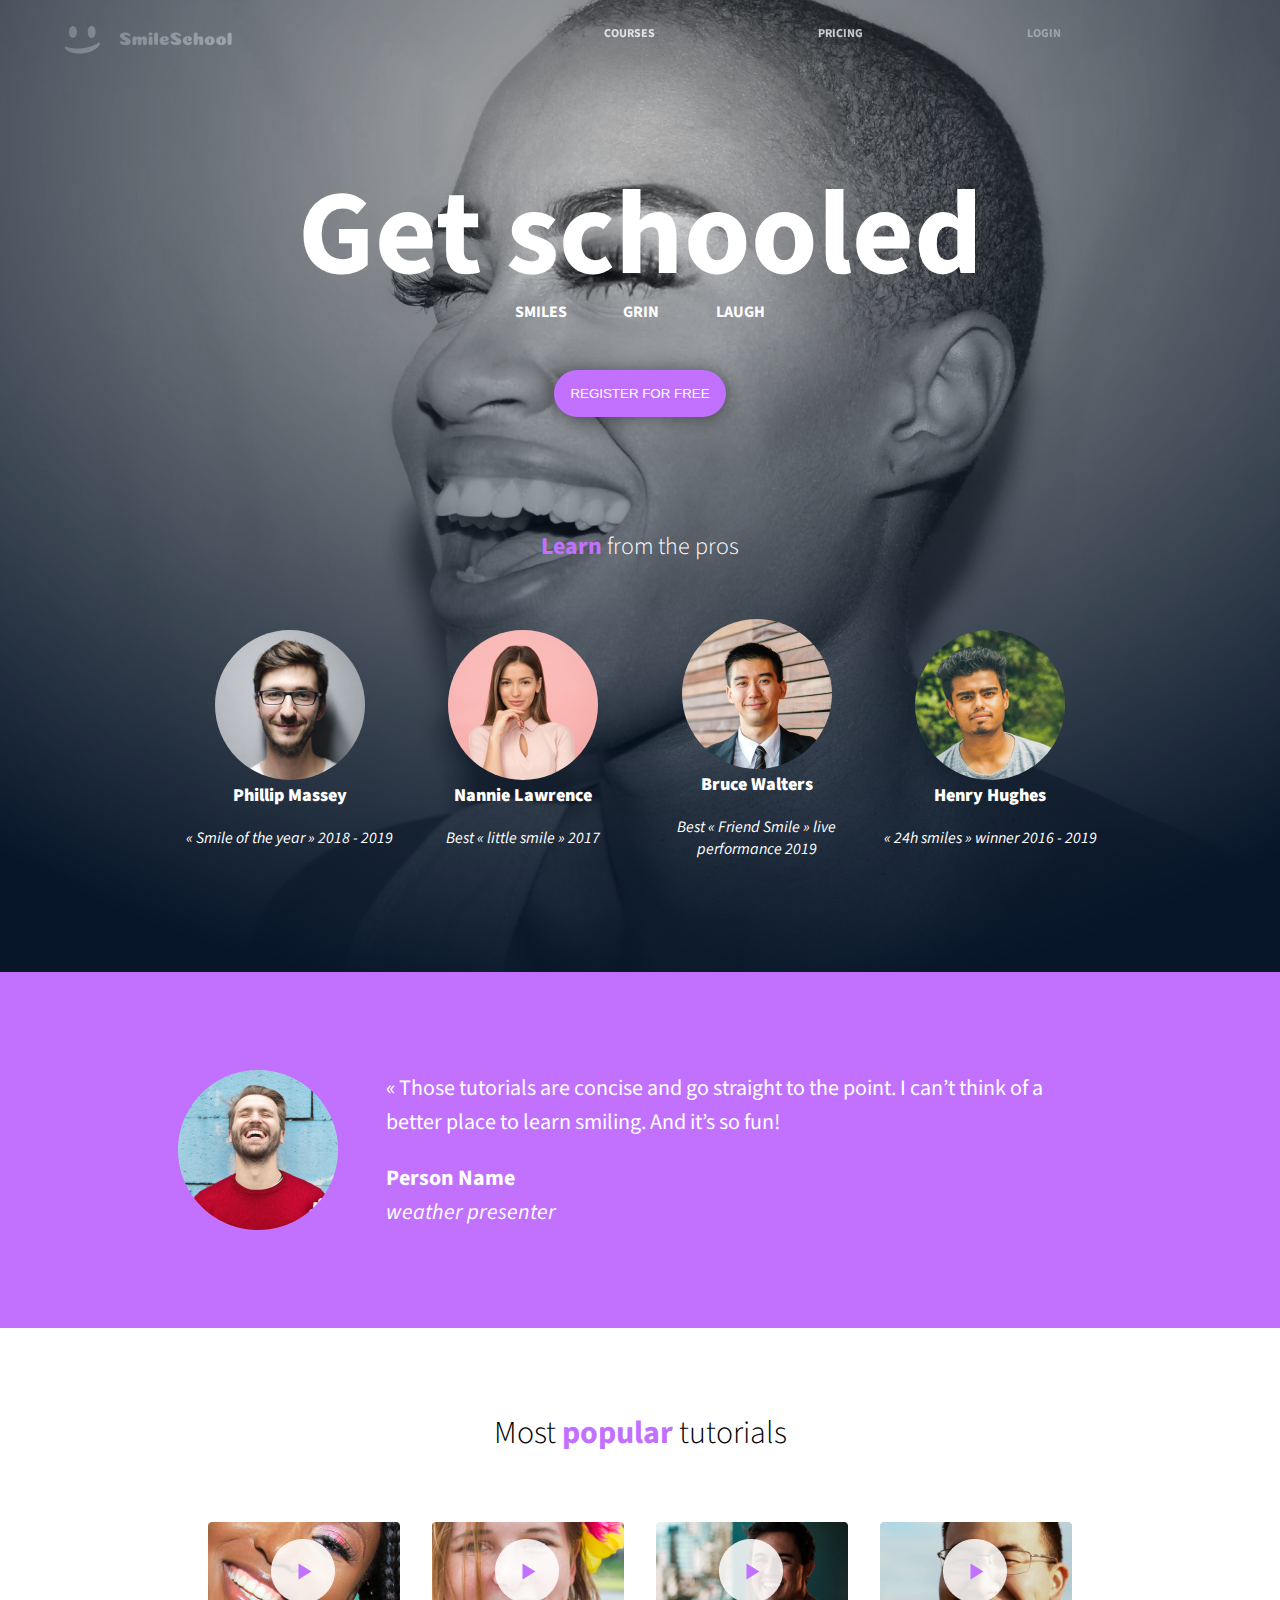
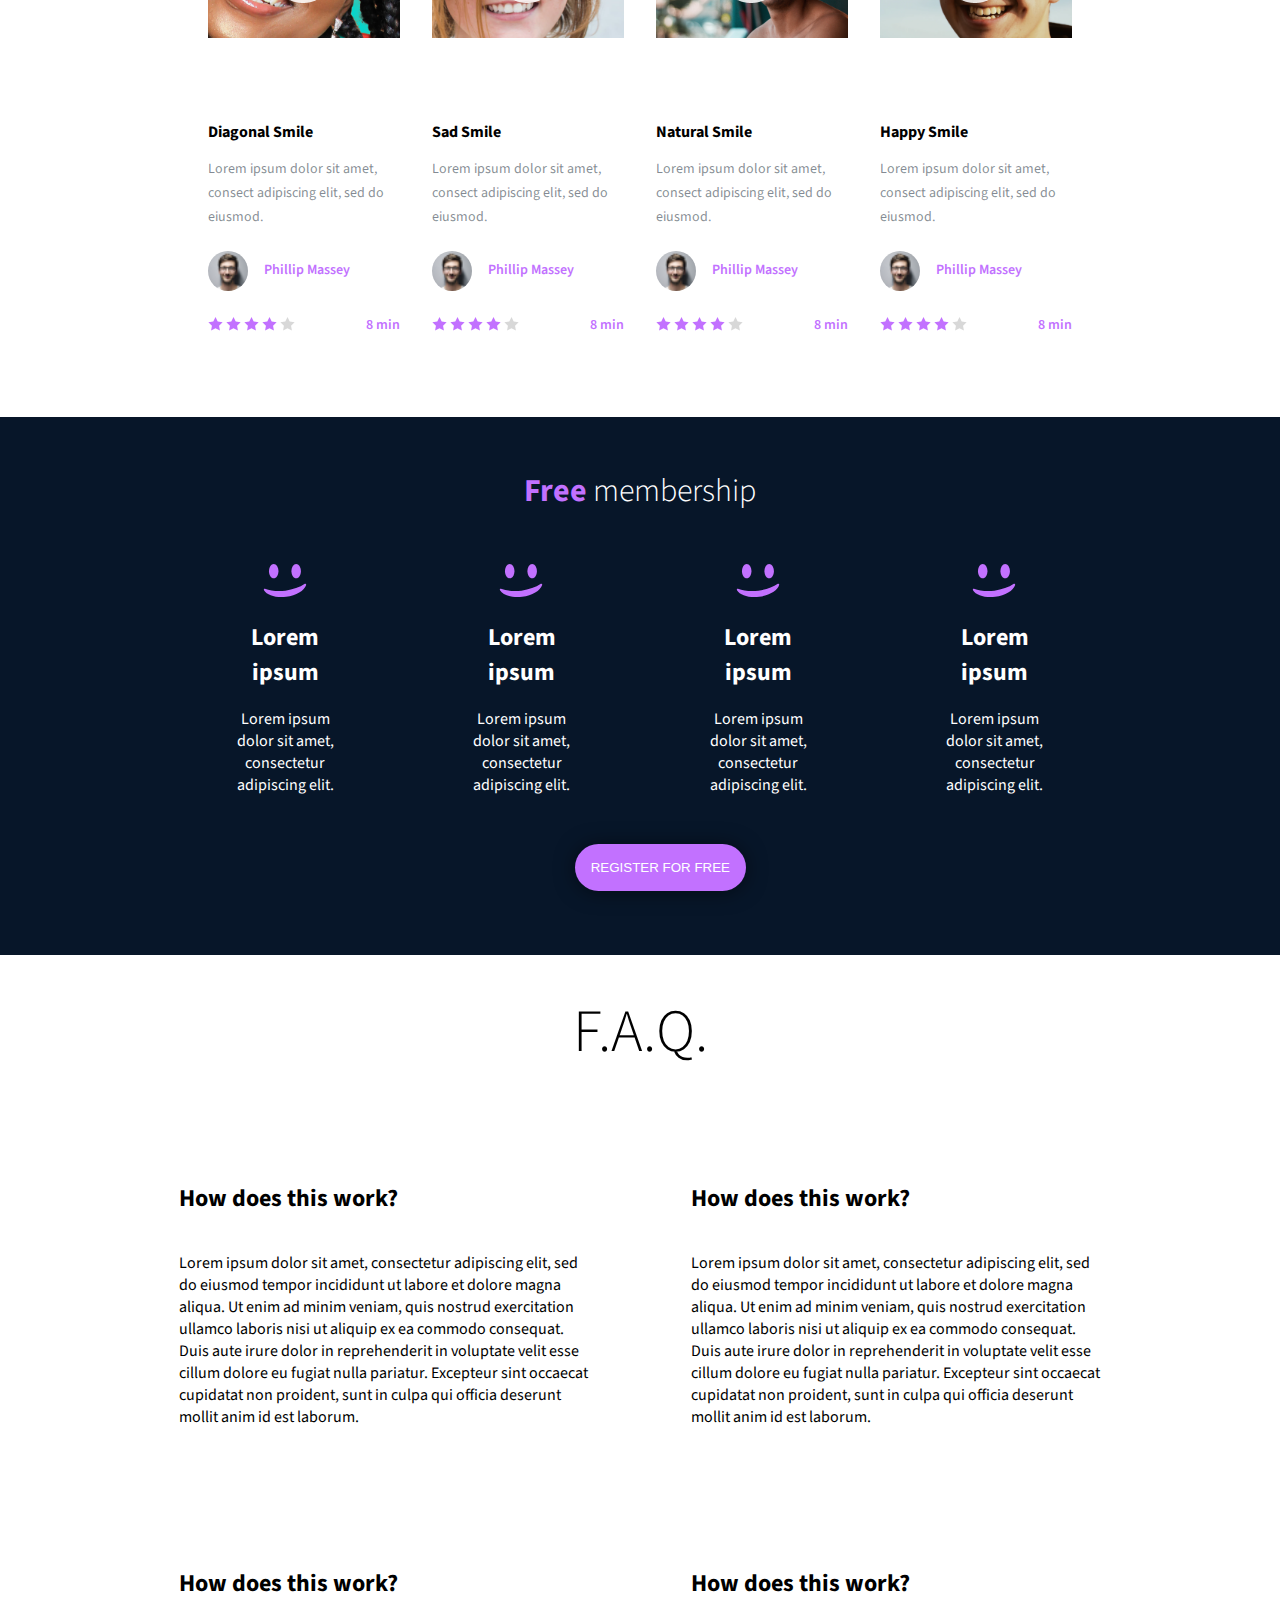
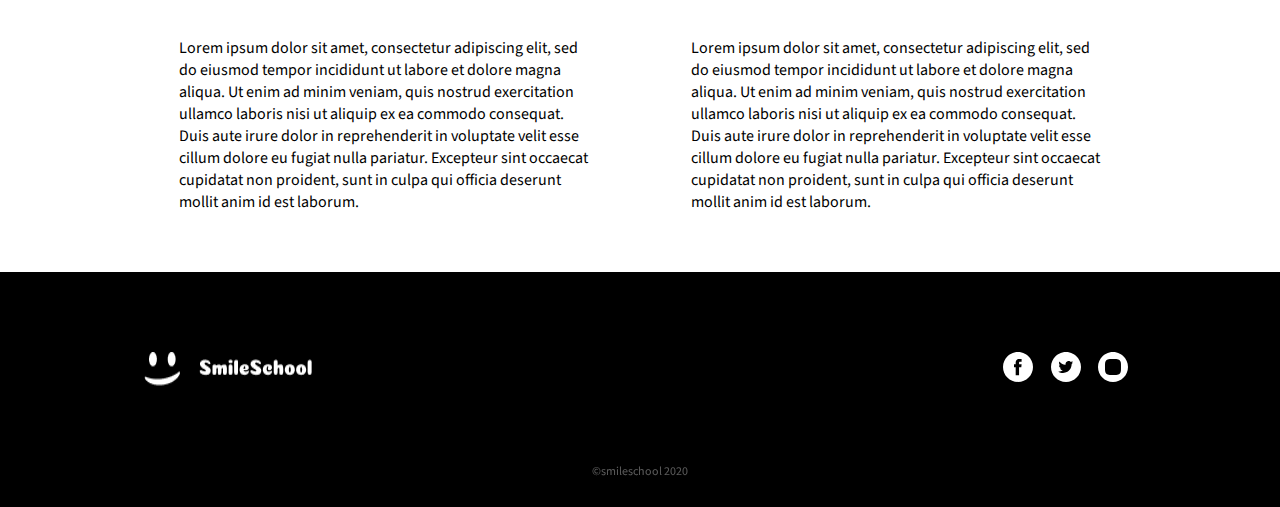
<file: css_advanced/index.html>
<!DOCTYPE html>
<html lang="en">

<head>
    <meta charset="UTF-8">
    <meta http-equiv="X-UA-Compatible" content="IE=edge">
    <meta name="viewport" content="width=device-width, initial-scale=1.0">
    <link href='https://fonts.googleapis.com/css?family=Source+Sans+Pro' rel='stylesheet' type='text/css'>
    <link rel="stylesheet" href="styles.css">
    <title>Document</title>
</head>

<body>
    <header>
        <div class="logo"><a><img src="imgs/logo.png" alt="logo" /></a></div>
        <div class="nav-urls">
            <a href="">courses</a><a href="">pricing</a><a href="">login</a>
        </div>
    </header>
    <main>
        <section class="header-section">
            <div class="schooled">
                <h1 class="schooled-title">
                    Get schooled
                </h1>
                <p class="schooled-text">
                    <span>SMILES</span>
                    <span>GRIN</span>
                    <span>LAUGH</span>
                </p>
                <button class="register-btn">REGISTER FOR FREE</button>
            </div>
            <div class="pros">
                <h2 class="pros-title"><span class="secondary-color">Learn</span> from the pros</h2>
                <div class="pros-block">
                    <div class="pros-card">
                        <img src="imgs/philip.png" alt="philip">
                        <h3>Phillip Massey</h3>
                        <p>« Smile of the year » 2018 - 2019</p>
                    </div>
                    <div class="pros-card">
                        <img src="imgs/nannie.png" alt="nannie">
                        <h3>Nannie Lawrence</h3>
                        <p>Best « little smile » 2017</p>
                    </div>
                    <div class="pros-card">
                        <img src="imgs/bruce.png" alt="bruce">
                        <h3>Bruce Walters</h3>
                        <p>Best « Friend Smile » live performance 2019</p>
                    </div>
                    <div class="pros-card">
                        <img src="imgs/henry.png" alt="henry">
                        <h3>Henry Hughes</h3>
                        <p>« 24h smiles » winner 2016 - 2019</p>
                    </div>
                </div>
            </div>
        </section>
        <section class="presenter-section">
            <div class="presenter-block">
                <img src="imgs/avatar.png" alt="avatar">
                <div>
                    <blockquote>
                        « Those tutorials are concise and go straight to the point. I can’t think of a better
                        place to learn smiling. And it’s so fun!
                    </blockquote>
                    <p class="person-name">Person Name</p>
                    <p class="weather">weather presenter</p>
                </div>
            </div>
        </section>
        <section class="videos-section">
            <h1>Most <span class="secondary-color">popular</span> tutorials</h1>
            <div class="videos-list">
                <div class="video-card">
                    <img src="imgs/preview_diag.png" alt="">
                    <a class="play" href="#"><img src="imgs/play.png" alt=""></a>
                    <h2 class="video-title">
                        Diagonal Smile
                    </h2>
                    <p class="video-desc">
                        Lorem ipsum dolor sit amet, consect adipiscing elit, sed do eiusmod.
                    </p>
                    <div class="author">
                        <img class="author-img" src="imgs/philip_sm.png" alt="philip_sm">
                        <h3 class="author-name">Phillip Massey</h3>
                    </div>
                    <div class="rating-duration">
                        <div class="rating">
                            <img src="svgs/Star_1.svg" alt="Star_1">
                            <img src="svgs/Star_1.svg" alt="Star_1">
                            <img src="svgs/Star_1.svg" alt="Star_1">
                            <img src="svgs/Star_1.svg" alt="Star_1">
                            <img src="svgs/Star_5.svg" alt="Star_5">
                        </div>
                        <p class="duration">8 min</p>
                    </div>
                </div>
                <div class="video-card">
                    <img src="imgs/preview_sad.png" alt="">
                    <a class="play" href="#"><img src="imgs/play.png" alt=""></a>
                    <h2 class="video-title">
                        Sad Smile
                    </h2>
                    <p class="video-desc">
                        Lorem ipsum dolor sit amet, consect adipiscing elit, sed do eiusmod.
                    </p>
                    <div class="author">
                        <img class="author-img" src="imgs/philip_sm.png" alt="philip_sm">
                        <h3 class="author-name">Phillip Massey</h3>
                    </div>
                    <div class="rating-duration">
                        <div class="rating">
                            <img src="svgs/Star_1.svg" alt="Star_1">
                            <img src="svgs/Star_1.svg" alt="Star_1">
                            <img src="svgs/Star_1.svg" alt="Star_1">
                            <img src="svgs/Star_1.svg" alt="Star_1">
                            <img src="svgs/Star_5.svg" alt="Star_5">
                        </div>
                        <p class="duration">8 min</p>
                    </div>
                </div>
                <div class="video-card">
                    <img src="imgs/preview_nat.png" alt="">
                    <a class="play" href="#"><img src="imgs/play.png" alt=""></a>
                    <h2 class="video-title">
                        Natural Smile
                    </h2>
                    <p class="video-desc">
                        Lorem ipsum dolor sit amet, consect adipiscing elit, sed do eiusmod.
                    </p>
                    <div class="author">
                        <img class="author-img" src="imgs/philip_sm.png" alt="philip_sm">
                        <h3 class="author-name">Phillip Massey</h3>
                    </div>
                    <div class="rating-duration">
                        <div class="rating">
                            <img src="svgs/Star_1.svg" alt="Star_1">
                            <img src="svgs/Star_1.svg" alt="Star_1">
                            <img src="svgs/Star_1.svg" alt="Star_1">
                            <img src="svgs/Star_1.svg" alt="Star_1">
                            <img src="svgs/Star_5.svg" alt="Star_5">
                        </div>
                        <p class="duration">8 min</p>
                    </div>
                </div>
                <div class="video-card">
                    <img src="imgs/preview_hap.png" alt="">
                    <a class="play" href="#"><img src="imgs/play.png" alt=""></a>
                    <h2 class="video-title">
                        Happy Smile
                    </h2>
                    <p class="video-desc">
                        Lorem ipsum dolor sit amet, consect adipiscing elit, sed do eiusmod.
                    </p>
                    <div class="author">
                        <img class="author-img" src="imgs/philip_sm.png" alt="philip_sm">
                        <h3 class="author-name">Phillip Massey</h3>
                    </div>
                    <div class="rating-duration">
                        <div class="rating">
                            <img src="svgs/Star_1.svg" alt="Star_1">
                            <img src="svgs/Star_1.svg" alt="Star_1">
                            <img src="svgs/Star_1.svg" alt="Star_1">
                            <img src="svgs/Star_1.svg" alt="Star_1">
                            <img src="svgs/Star_5.svg" alt="Star_5">
                        </div>
                        <p class="duration">8 min</p>
                    </div>
                </div>
            </div>
        </section>
        <section class="membership-section">
            <h1><span class="secondary-color">Free</span> membership</h1>
            <div class="memberships">
                <div class="membership-card">
                    <img src="svgs/smile.svg" alt="smile">
                    <h2>Lorem ipsum</h2>
                    <p>
                        Lorem ipsum dolor sit amet, consectetur adipiscing elit.
                    </p>
                </div>
                <div class="membership-card">
                    <img src="svgs/smile.svg" alt="smile">
                    <h2>Lorem ipsum</h2>
                    <p>
                        Lorem ipsum dolor sit amet, consectetur adipiscing elit.
                    </p>
                </div>
                <div class="membership-card">
                    <img src="svgs/smile.svg" alt="smile">
                    <h2>Lorem ipsum</h2>
                    <p>
                        Lorem ipsum dolor sit amet, consectetur adipiscing elit.
                    </p>
                </div>
                <div class="membership-card">
                    <img src="svgs/smile.svg" alt="smile">
                    <h2>Lorem ipsum</h2>
                    <p>
                        Lorem ipsum dolor sit amet, consectetur adipiscing elit.
                    </p>
                </div>
            </div>
            <button class="register-btn">REGISTER FOR FREE</button>
        </section>
        <section class="faq-section">
            <h1>F.A.Q.</h1>
            <div class="faq-list">
                <div class="faq-item">
                    <h2>How does this work?</h2>
                    <p>
                        Lorem ipsum dolor sit amet, consectetur adipiscing elit, sed do eiusmod tempor incididunt ut
                        labore et dolore magna aliqua. Ut enim ad minim veniam, quis nostrud exercitation ullamco
                        laboris nisi ut aliquip ex ea commodo consequat. Duis aute irure dolor in reprehenderit in
                        voluptate velit esse cillum dolore eu fugiat nulla pariatur. Excepteur sint occaecat cupidatat
                        non proident, sunt in culpa qui officia deserunt mollit anim id est laborum.
                    </p>
                </div>
                <div class="faq-item">
                    <h2>How does this work?</h2>
                    <p>
                        Lorem ipsum dolor sit amet, consectetur adipiscing elit, sed do eiusmod tempor incididunt ut
                        labore et dolore magna aliqua. Ut enim ad minim veniam, quis nostrud exercitation ullamco
                        laboris nisi ut aliquip ex ea commodo consequat. Duis aute irure dolor in reprehenderit in
                        voluptate velit esse cillum dolore eu fugiat nulla pariatur. Excepteur sint occaecat cupidatat
                        non proident, sunt in culpa qui officia deserunt mollit anim id est laborum.
                    </p>
                </div>
            </div>
            <div class="faq-list">
                <div class="faq-item">
                    <h2>How does this work?</h2>
                    <p>
                        Lorem ipsum dolor sit amet, consectetur adipiscing elit, sed do eiusmod tempor incididunt ut
                        labore et dolore magna aliqua. Ut enim ad minim veniam, quis nostrud exercitation ullamco
                        laboris nisi ut aliquip ex ea commodo consequat. Duis aute irure dolor in reprehenderit in
                        voluptate velit esse cillum dolore eu fugiat nulla pariatur. Excepteur sint occaecat cupidatat
                        non proident, sunt in culpa qui officia deserunt mollit anim id est laborum.
                    </p>
                </div>
                <div class="faq-item">
                    <h2>How does this work?</h2>
                    <p>
                        Lorem ipsum dolor sit amet, consectetur adipiscing elit, sed do eiusmod tempor incididunt ut
                        labore et dolore magna aliqua. Ut enim ad minim veniam, quis nostrud exercitation ullamco
                        laboris nisi ut aliquip ex ea commodo consequat. Duis aute irure dolor in reprehenderit in
                        voluptate velit esse cillum dolore eu fugiat nulla pariatur. Excepteur sint occaecat cupidatat
                        non proident, sunt in culpa qui officia deserunt mollit anim id est laborum.
                    </p>
                </div>
            </div>
        </section>
    </main>
    <footer>
        <div class="ft-container">
            <div class="nav-ft">
                <img src="imgs/logo.png" alt="">
                <div>
                    <a href=""><img src="svgs/facebook.svg" alt=""></a>
                    <a href=""><img src="svgs/twitter.svg" alt=""></a>
                    <a href=""><img src="svgs/Combined Shape.svg" alt=""></a>
                </div>
            </div>
            <p>©smileschool 2020</p>
        </div>
    </footer>
</body>

</html>
</file>
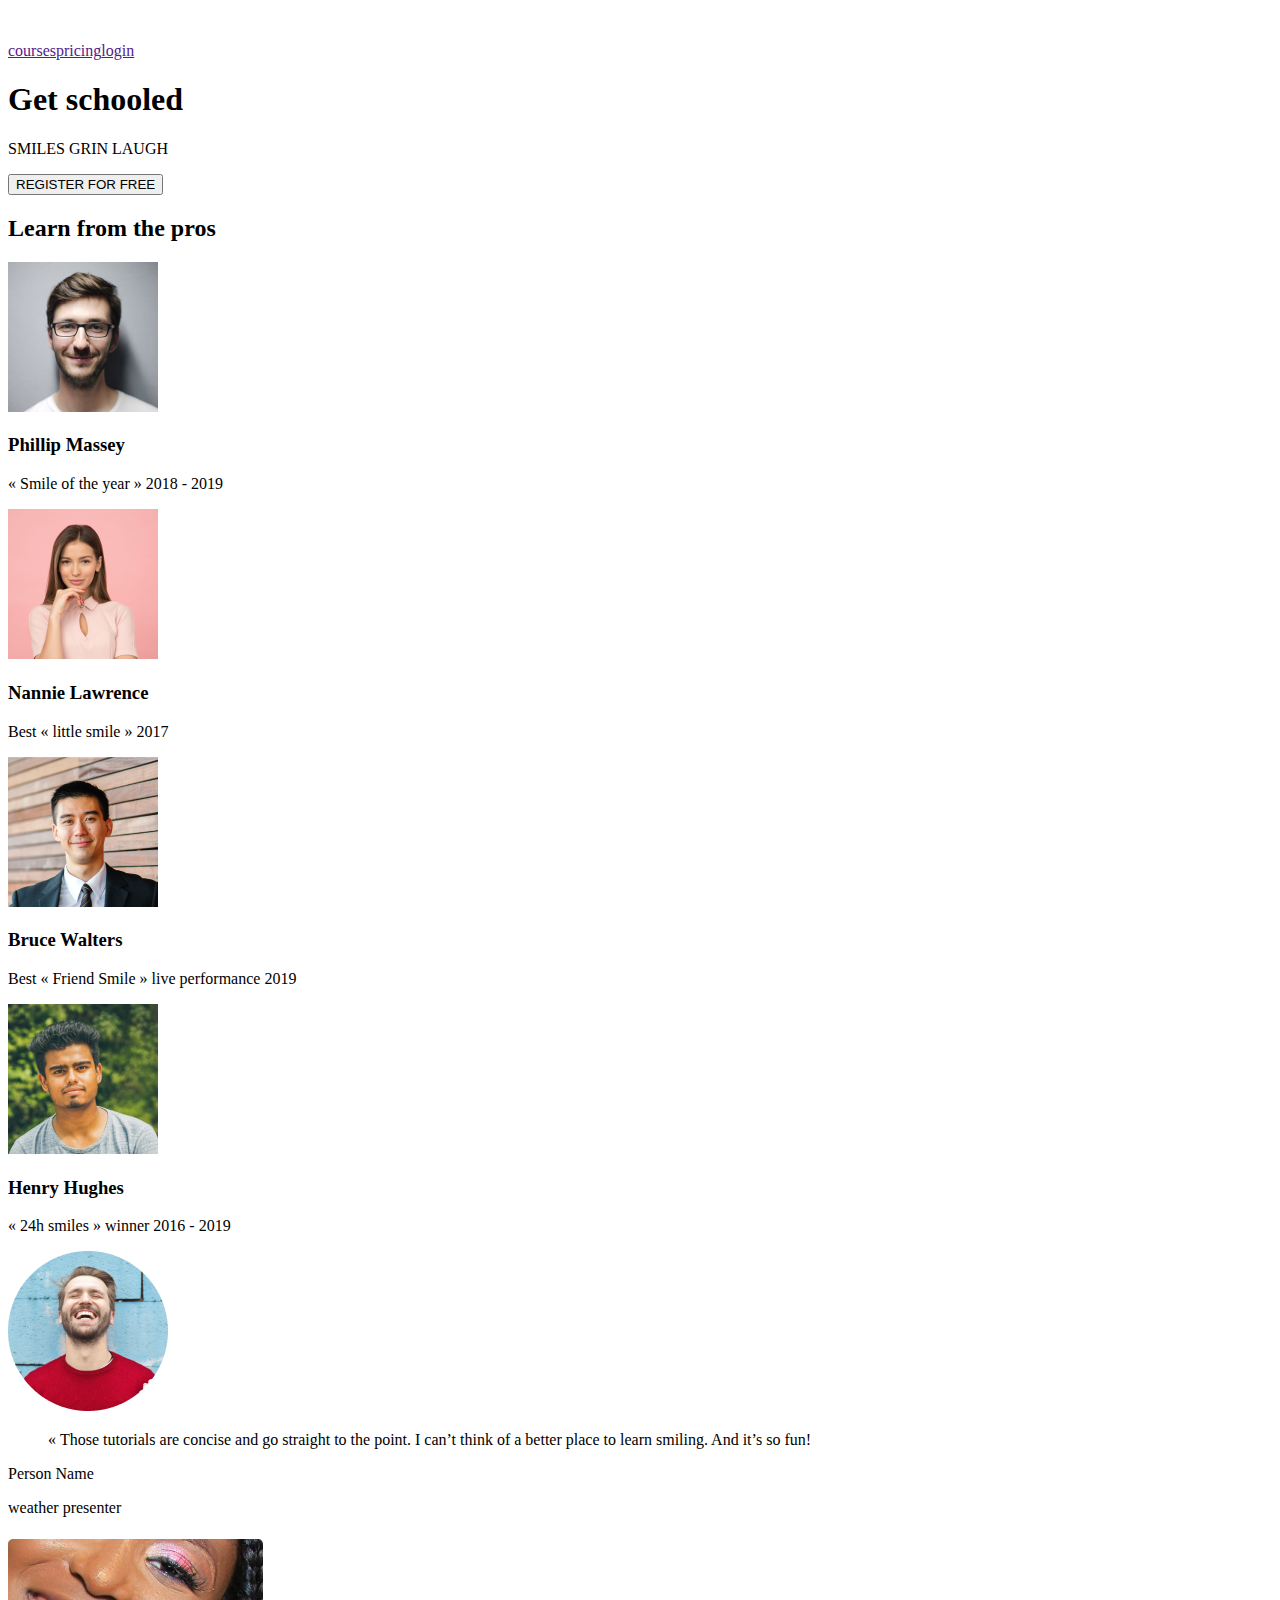
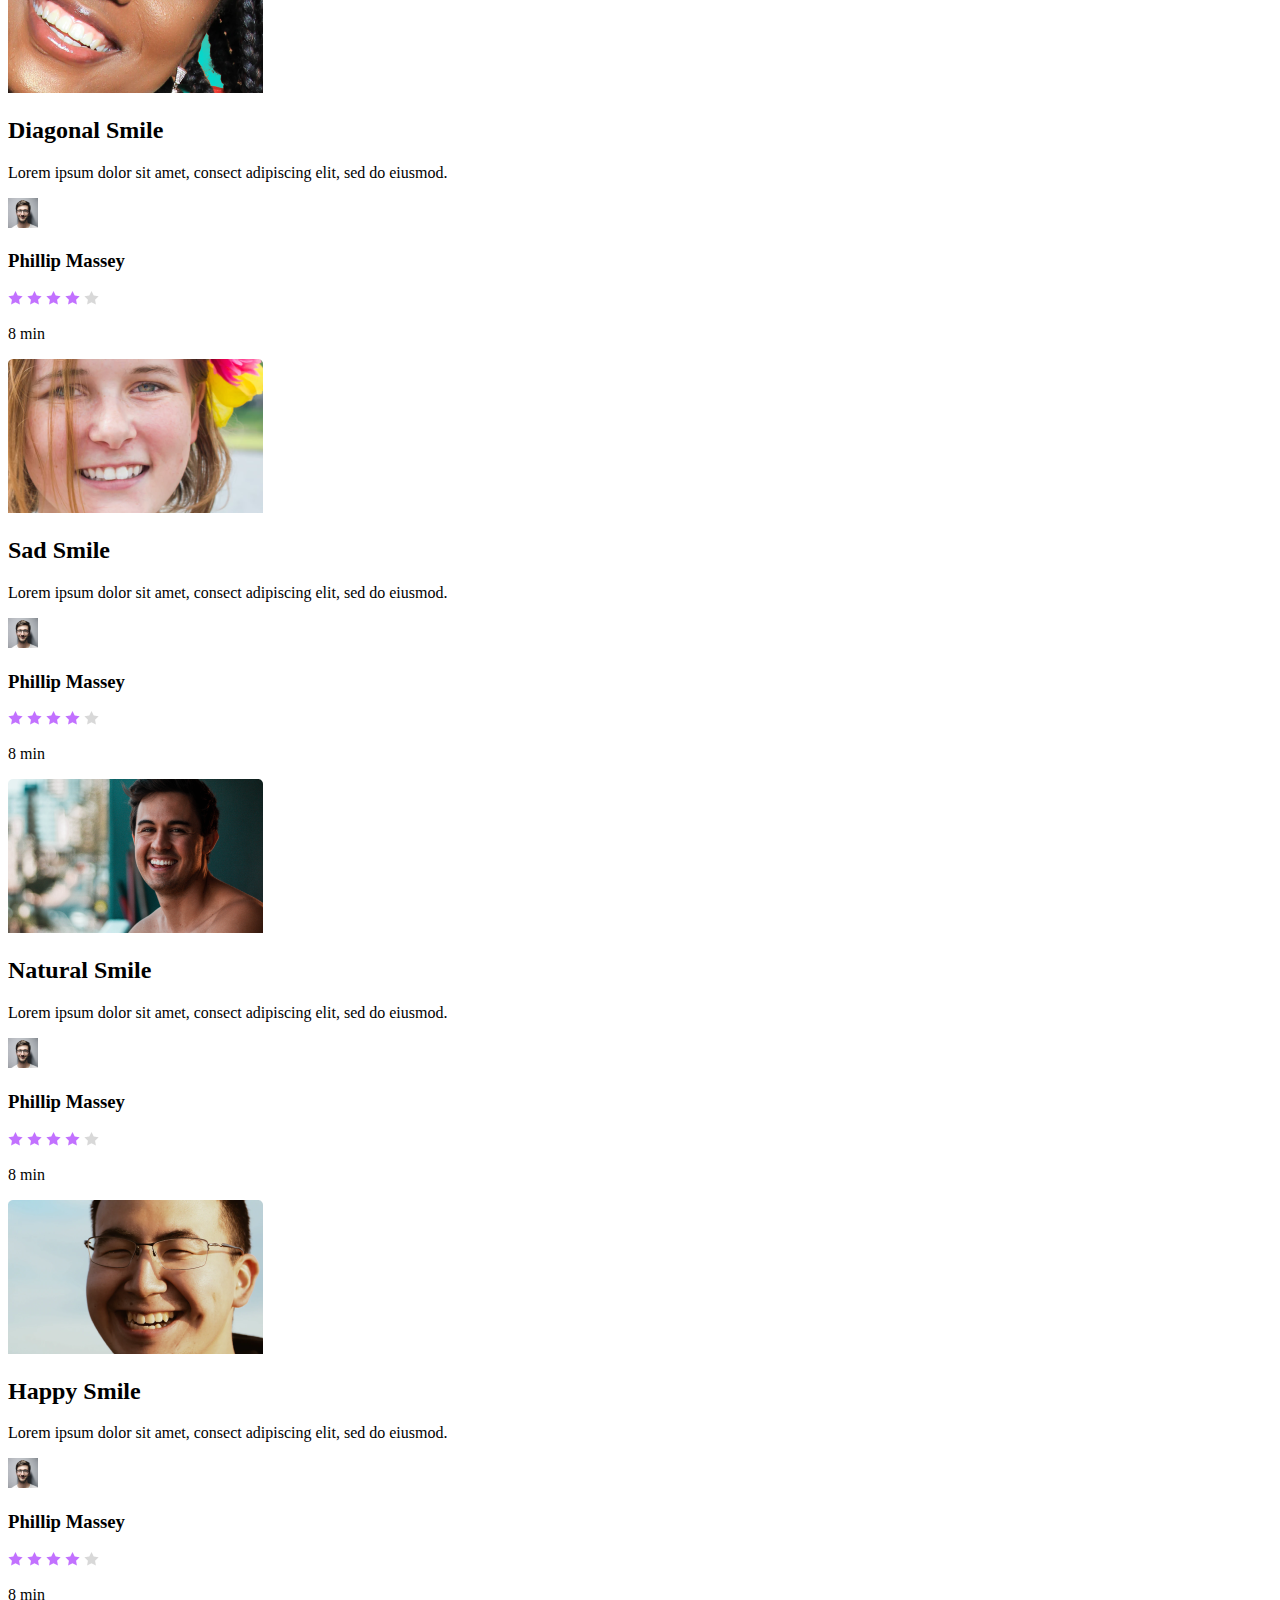
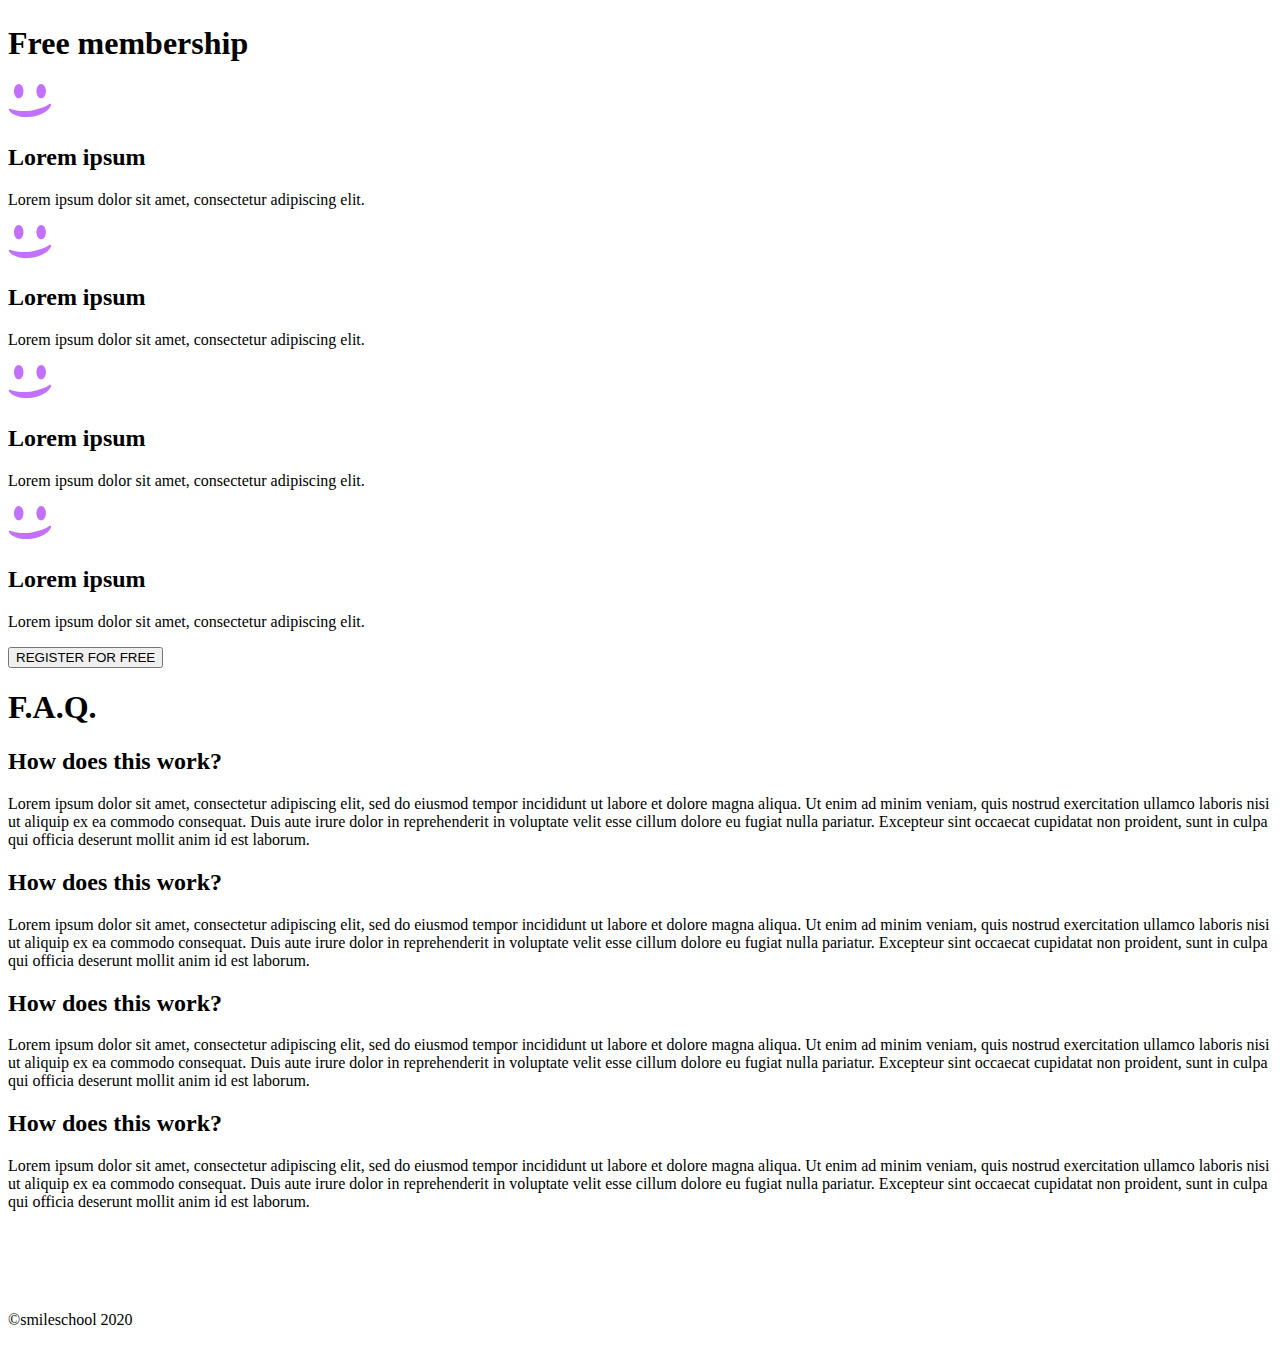
<file: html_advanced/index.html>
<!DOCTYPE html>
<html lang="en">

<head>
    <meta charset="UTF-8">
    <meta http-equiv="X-UA-Compatible" content="IE=edge">
    <meta name="viewport" content="width=device-width, initial-scale=1.0">
    <title>Document</title>
</head>

<body>
    <header>
        <div><a><img src="imgs/logo.png" alt="logo" /></a></div>
        <div>
            <a href="">courses</a><a href="">pricing</a><a href="">login</a>
        </div>
    </header>
    <main>
        <section>
            <div>
                <h1>
                    Get schooled
                </h1>
                <p>
                    <span>SMILES</span>
                    <span>GRIN</span>
                    <span>LAUGH</span>
                </p>
                <button class="register-btn">REGISTER FOR FREE</button>
            </div>
            <div>
                <h2><span>Learn</span> from the pros</h2>
                <div>
                    <div>
                        <img src="imgs/philip.png" alt="philip">
                        <h3>Phillip Massey</h3>
                        <p>« Smile of the year » 2018 - 2019</p>
                    </div>
                    <div>
                        <img src="imgs/nannie.png" alt="nannie">
                        <h3>Nannie Lawrence</h3>
                        <p>Best « little smile » 2017</p>
                    </div>
                    <div>
                        <img src="imgs/bruce.png" alt="bruce">
                        <h3>Bruce Walters</h3>
                        <p>Best « Friend Smile » live performance 2019</p>
                    </div>
                    <div>
                        <img src="imgs/henry.png" alt="henry">
                        <h3>Henry Hughes</h3>
                        <p>« 24h smiles » winner 2016 - 2019</p>
                    </div>
                </div>
            </div>
        </section>
        <section>
            <div>
                <img src="imgs/avatar.png" alt="avatar">
                <div>
                    <blockquote>
                        « Those tutorials are concise and go straight to the point. I can’t think of a better
                        place to learn smiling. And it’s so fun!
                    </blockquote>
                    <p>Person Name</p>
                    <p>weather presenter</p>
                </div>
            </div>
        </section>
        <section>
            <h1></h1>
            <div>
                <div class="videos-list">
                    <img src="imgs/preview_diag.png" alt="">
                    <h2 class="video-title">
                        Diagonal Smile
                    </h2>
                    <p class="video-desc">
                        Lorem ipsum dolor sit amet, consect adipiscing elit, sed do eiusmod.
                    </p>
                    <div class="author">
                        <img class="author-img" src="imgs/philip_sm.png" alt="philip_sm">
                        <h3 class="author-name">Phillip Massey</h3>
                    </div>
                    <div class="rating">
                        <img src="svgs/Star_1.svg" alt="">
                        <img src="svgs/Star_1.svg" alt="">
                        <img src="svgs/Star_1.svg" alt="">
                        <img src="svgs/Star_1.svg" alt="">
                        <img src="svgs/Star_5.svg" alt="">
                    </div>
                    <p class="duration">8 min</p>
                </div>
                <div class="videos-list">
                    <img src="imgs/preview_sad.png" alt="">
                    <h2 class="video-title">
                        Sad Smile
                    </h2>
                    <p class="video-desc">
                        Lorem ipsum dolor sit amet, consect adipiscing elit, sed do eiusmod.
                    </p>
                    <div class="author">
                        <img class="author-img" src="imgs/philip_sm.png" alt="philip_sm">
                        <h3 class="author-name">Phillip Massey</h3>
                    </div>
                    <div class="rating">
                        <img src="svgs/Star_1.svg" alt="">
                        <img src="svgs/Star_1.svg" alt="">
                        <img src="svgs/Star_1.svg" alt="">
                        <img src="svgs/Star_1.svg" alt="">
                        <img src="svgs/Star_5.svg" alt="">
                    </div>
                    <p class="duration">8 min</p>
                </div>
                <div class="videos-list">
                    <img src="imgs/preview_nat.png" alt="">
                    <h2 class="video-title">
                        Natural Smile
                    </h2>
                    <p class="video-desc">
                        Lorem ipsum dolor sit amet, consect adipiscing elit, sed do eiusmod.
                    </p>
                    <div class="author">
                        <img class="author-img" src="imgs/philip_sm.png" alt="philip_sm">
                        <h3 class="author-name">Phillip Massey</h3>
                    </div>
                    <div class="rating">
                        <img src="svgs/Star_1.svg" alt="">
                        <img src="svgs/Star_1.svg" alt="">
                        <img src="svgs/Star_1.svg" alt="">
                        <img src="svgs/Star_1.svg" alt="">
                        <img src="svgs/Star_5.svg" alt="">
                    </div>
                    <p class="duration">8 min</p>
                </div>
                <div class="videos-list">
                    <img src="imgs/preview_hap.png" alt="">
                    <h2 class="video-title">
                        Happy Smile
                    </h2>
                    <p class="video-desc">
                        Lorem ipsum dolor sit amet, consect adipiscing elit, sed do eiusmod.
                    </p>
                    <div class="author">
                        <img class="author-img" src="imgs/philip_sm.png" alt="philip_sm">
                        <h3 class="author-name">Phillip Massey</h3>
                    </div>
                    <div class="rating">
                        <img src="svgs/Star_1.svg" alt="">
                        <img src="svgs/Star_1.svg" alt="">
                        <img src="svgs/Star_1.svg" alt="">
                        <img src="svgs/Star_1.svg" alt="">
                        <img src="svgs/Star_5.svg" alt="">
                    </div>
                    <p class="duration">8 min</p>
                </div>
            </div>
        </section>
        <section>
            <h1><span>Free</span> membership</h1>
            <div>
                <div>
                    <img src="svgs/smile.svg" alt="smile">
                    <h2>Lorem ipsum</h2>
                    <p>
                        Lorem ipsum dolor sit amet, consectetur adipiscing elit.
                    </p>
                </div>
                <div>
                    <img src="svgs/smile.svg" alt="smile">
                    <h2>Lorem ipsum</h2>
                    <p>
                        Lorem ipsum dolor sit amet, consectetur adipiscing elit.
                    </p>
                </div>
                <div>
                    <img src="svgs/smile.svg" alt="smile">
                    <h2>Lorem ipsum</h2>
                    <p>
                        Lorem ipsum dolor sit amet, consectetur adipiscing elit.
                    </p>
                </div>
                <div>
                    <img src="svgs/smile.svg" alt="smile">
                    <h2>Lorem ipsum</h2>
                    <p>
                        Lorem ipsum dolor sit amet, consectetur adipiscing elit.
                    </p>
                </div>
            </div>
            <button class="register-btn">REGISTER FOR FREE</button>
        </section>
        <section>
            <h1>F.A.Q.</h1>
            <div>
                <div>
                    <h2>How does this work?</h2>
                    <p>
                        Lorem ipsum dolor sit amet, consectetur adipiscing elit, sed do eiusmod tempor incididunt ut
                        labore et dolore magna aliqua. Ut enim ad minim veniam, quis nostrud exercitation ullamco
                        laboris nisi ut aliquip ex ea commodo consequat. Duis aute irure dolor in reprehenderit in
                        voluptate velit esse cillum dolore eu fugiat nulla pariatur. Excepteur sint occaecat cupidatat
                        non proident, sunt in culpa qui officia deserunt mollit anim id est laborum.
                    </p>
                </div>
                <div>
                    <h2>How does this work?</h2>
                    <p>
                        Lorem ipsum dolor sit amet, consectetur adipiscing elit, sed do eiusmod tempor incididunt ut
                        labore et dolore magna aliqua. Ut enim ad minim veniam, quis nostrud exercitation ullamco
                        laboris nisi ut aliquip ex ea commodo consequat. Duis aute irure dolor in reprehenderit in
                        voluptate velit esse cillum dolore eu fugiat nulla pariatur. Excepteur sint occaecat cupidatat
                        non proident, sunt in culpa qui officia deserunt mollit anim id est laborum.
                    </p>
                </div>
                <div>
                    <h2>How does this work?</h2>
                    <p>
                        Lorem ipsum dolor sit amet, consectetur adipiscing elit, sed do eiusmod tempor incididunt ut
                        labore et dolore magna aliqua. Ut enim ad minim veniam, quis nostrud exercitation ullamco
                        laboris nisi ut aliquip ex ea commodo consequat. Duis aute irure dolor in reprehenderit in
                        voluptate velit esse cillum dolore eu fugiat nulla pariatur. Excepteur sint occaecat cupidatat
                        non proident, sunt in culpa qui officia deserunt mollit anim id est laborum.
                    </p>
                </div>
                <div>
                    <h2>How does this work?</h2>
                    <p>
                        Lorem ipsum dolor sit amet, consectetur adipiscing elit, sed do eiusmod tempor incididunt ut
                        labore et dolore magna aliqua. Ut enim ad minim veniam, quis nostrud exercitation ullamco
                        laboris nisi ut aliquip ex ea commodo consequat. Duis aute irure dolor in reprehenderit in
                        voluptate velit esse cillum dolore eu fugiat nulla pariatur. Excepteur sint occaecat cupidatat
                        non proident, sunt in culpa qui officia deserunt mollit anim id est laborum.
                    </p>
                </div>
            </div>
        </section>
    </main>
    <footer>
        <div>
            <div>
                <img src="imgs/logo.png" alt="">
                <div>
                    <a href=""><img src="svgs/facebook.svg" alt=""></a>
                    <a href=""><img src="svgs/twitter.svg" alt=""></a>
                    <a href=""><img src="svgs/instagram.svg" alt=""></a>
                </div>
            </div>
            <p>©smileschool 2020</p>
        </div>
    </footer>
</body>

</html>
</file>
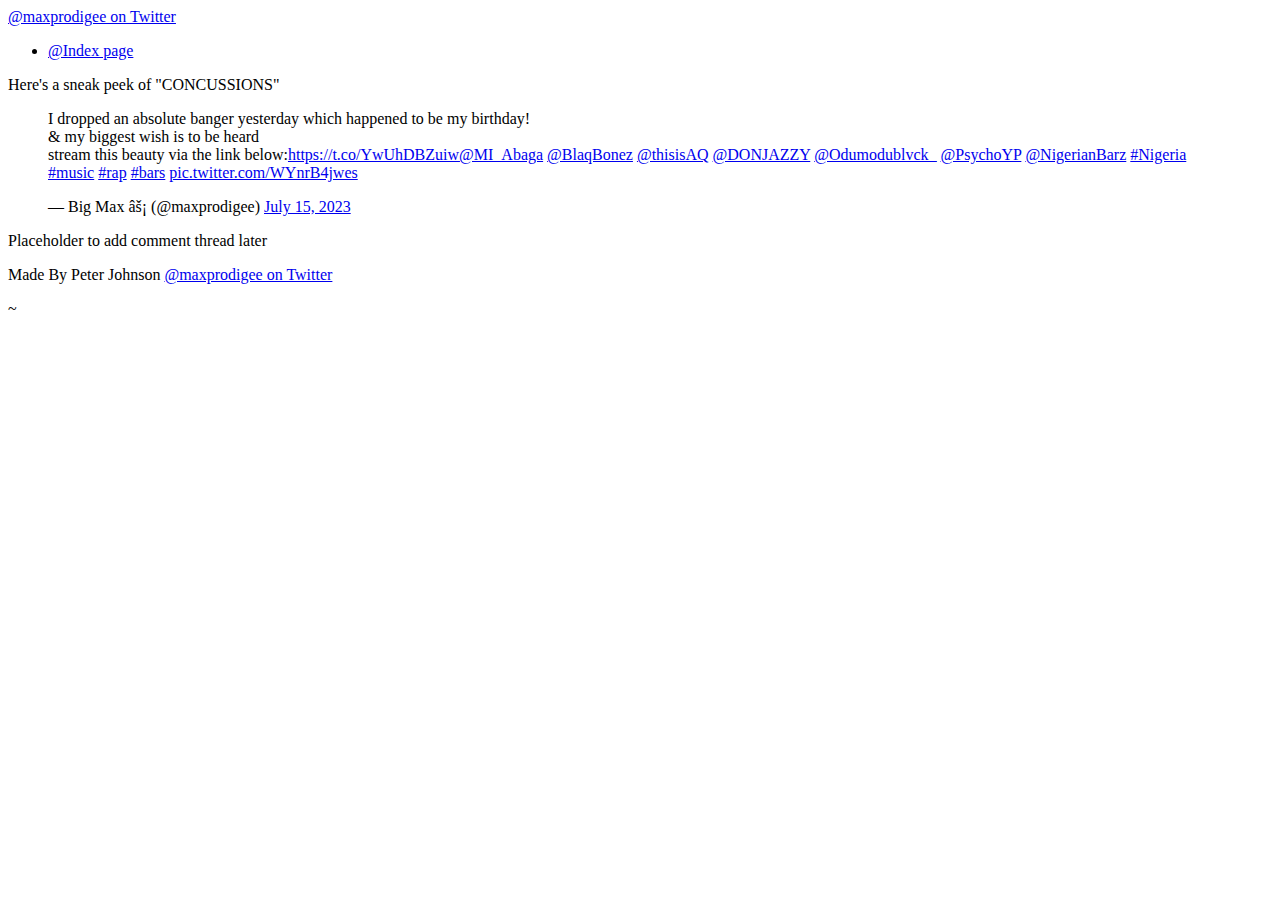
<file: css_basic/tweets.html>
<!DOCTYPE html>
<html lang="en">

        <head>
        <meta charset="utf-8u">
        <title>Max Prodigy's Discography</title>
        </head>

        <body>
        <header>
        <li><a href="https://twitter.com/maxprodigee">@maxprodigee on Twitter</a></li>
            <ul>
                <li><a href="index.html">@Index page
                    </a></li>
            </ul>
        <p>Here's a sneak peek of "CONCUSSIONS"</p>
        </header>
            
            <main>
            
            <article>
            <blockquote class="twitter-tweet"><p lang="en" dir="ltr">I dropped an absolute banger yesterday which happened to be my birthday!<br>&amp; my biggest wish is to be heard <br>stream this beauty via the link below:<a href="https://t.co/YwUhDBZuiw">https://t.co/YwUhDBZuiw</a><a href="https://twitter.com/MI_Abaga?ref_src=twsrc%5Etfw">@MI_Abaga</a> <a href="https://twitter.com/BlaqBonez?ref_src=twsrc%5Etfw">@BlaqBonez</a> <a href="https://twitter.com/thisisAQ?ref_src=twsrc%5Etfw">@thisisAQ</a> <a href="https://twitter.com/DONJAZZY?ref_src=twsrc%5Etfw">@DONJAZZY</a> <a href="https://twitter.com/Odumodublvck_?ref_src=twsrc%5Etfw">@Odumodublvck_</a> <a href="https://twitter.com/PsychoYP?ref_src=twsrc%5Etfw">@PsychoYP</a> <a href="https://twitter.com/NigerianBarz?ref_src=twsrc%5Etfw">@NigerianBarz</a> <a href="https://twitter.com/hashtag/Nigeria?src=hash&amp;ref_src=twsrc%5Etfw">#Nigeria</a> <a href="https://twitter.com/hashtag/music?src=hash&amp;ref_src=twsrc%5Etfw">#music</a> <a href="https://twitter.com/hashtag/rap?src=hash&amp;ref_src=twsrc%5Etfw">#rap</a> <a href="https://twitter.com/hashtag/bars?src=hash&amp;ref_src=twsrc%5Etfw">#bars</a> <a href="https://t.co/WYnrB4jwes">pic.twitter.com/WYnrB4jwes</a></p>&mdash; Big Max ⚡ (@maxprodigee) <a href="https://twitter.com/maxprodigee/status/1680082169463488512?ref_src=twsrc%5Etfw">July 15, 2023</a></blockquote> <script async src="https://platform.twitter.com/widgets.js" charset="utf-8"></script>
            </article>
                
            <aside>Placeholder to add comment thread later</aside>
                
            </main>
            
            <footer>
                <p>Made By Peter Johnson
                <a href="https://twitter.com/maxprodigee">@maxprodigee on Twitter</a></p>
            </footer>
            
        </body>

</html>
~
</file>
<file: css_advanced/styles.css>
body {
  font-family: "Source Sans Pro";
  font-style: normal;
}
header {
  display: flex;
  flex-direction: row;
  flex: auto;
  background-image: url("./imgs/banner.png");
  padding: 2% 5% 2% 5%;
  filter: grayscale(100%);
  position: absolute;
  left: -0.025%;
  right: -0.025%;
  top: 0%;
  bottom: -26.48%;
}

header .logo {
  flex: 2;
  z-index: 1;
}

header .nav-urls {
  flex: 4;
  font-weight: 700;
  font-size: 12px;
  line-height: 15px;
  text-transform: uppercase;
  z-index: 1;
  display: flex;
  justify-content: space-evenly;
}
header .nav-urls a {
  margin-left: 1%;
  margin-right: 1%;
  text-decoration: none;
  color: white;
}
.header-section {
  /* position: absolute; */
  left: 20%;
  right: 20%;
  display: flex;
  flex-direction: column;
  margin-bottom: -2.6rem;
  background-blend-mode: color;
  background: rgba(0, 0, 0, 1);
  background: radial-gradient(
    85.9% 85.9% at 50% 14.1%,
    rgba(41, 48, 61, 0.0001) 0%,
    #071629 100%
  );
  color: white;
}
.schooled {
  display: flex;
  flex-direction: column;
  padding-top: 5rem;
}
.schooled-title {
  height: 151px;
  font-weight: 700;
  font-size: 120px;
  line-height: 151px;
  text-align: center;
  color: #ffffff;
}

.schooled-text {
  height: 20px;
  position: relative;
  margin-top: -7%;
  text-align: center;
  font-weight: 700;
  font-size: 16px;
  line-height: 20px;
  color: #ffffff;
  display: flex;
  justify-content: space-around;
  margin-left: 38%;
  margin-right: 38%;
}

.register-btn {
  background: #c271ff;
  border-radius: 25px;
  border: none;
  padding: 0.7rem;
  color: white;
  font-weight: 500;
  box-shadow: 0px 1px 20px rgba(0, 0, 0, 0.5);
  position: relative;
  align-self: center;
  margin: 2rem;
  padding: 1rem;
}

.secondary-color {
  color: #c271ff;
}
.pros {
  padding: 2%;
  display: flex;
  flex-direction: column;
}
.pros-title {
  position: relative;
  align-self: center;
  padding: 2rem;
  font-weight: 300;
  line-height: 40px;
}
.pros-title .secondary-color {
  font-weight: 700;
}
.pros-block {
  display: flex;
  flex-direction: row;
  justify-content: center;
}
.pros-card {
  width: 19%;
  /* padding: 1.5% 4% 1.5% 4%;*/
  margin-bottom: 7rem;
  display: flex;
  flex-direction: column;
  justify-content: center;
  align-items: center;
}
.pros img {
  border-radius: 50%;
  max-width: 80%;
}
.pros-card h3 {
  font-weight: 900;
  font-size: 18px;
  margin-top: 0.2rem;
  margin-bottom: 0.2rem;
  text-align: center;
}
.pros-card p {
  font-style: italic;
  text-align: center;
  font-size: 16px;
}
main {
  position: relative;
  display: flex;
  flex-direction: column;
  margin: -8px;
}

.presenter-section {
  /* position: absolute; */
  background-color: #c271ff;
  padding: 6%;
}
.presenter-block {
  display: flex;
  flex-direction: row;
  justify-content: center;
  align-items: center;
  color: white;
  padding-left: 9%;
  padding-right: 9%;
}
.presenter-block img {
  width: 160px;
  height: 160px;
  margin-right: 3rem;
}
.presenter-block blockquote {
  font-weight: 400;
  font-size: 22px;
  line-height: 34px;
  margin-left: 0;
}
.presenter-block .person-name {
  font-weight: 700;
  font-size: 22px;
  line-height: 34px;
  margin-bottom: 0;
}
.presenter-block .weather {
  font-style: italic;
  font-weight: 400;
  font-size: 22px;
  line-height: 34px;
  margin-top: 0;
}
.videos-section {
  display: flex;
  flex-direction: column;
  padding-top: 3rem;
  padding-bottom: 3rem;
}
.videos-section h1,
.membership-section h1,
.faq-section h1 {
  text-align: center;
}
.videos-section h1 {
  font-weight: 300;
  font-size: 32px;
  line-height: 40px;
  padding-top: 1rem;
  padding-bottom: 2rem;
}
.faq-section h1 {
  font-weight: 300;
  font-size: 60px;
  line-height: 75px;
}
.videos-list {
  display: flex;
  flex-direction: row;
  justify-content: center;
}
.video-card {
  padding: 1rem;
  display: flex;
  flex-direction: column;
  max-width: 15%;
}
.video-card h2 {
  font-weight: 700;
  font-size: 16px;
  line-height: 20px;
  margin-bottom: 0.1rem;
}
.video-card .video-desc {
  font-weight: 400;
  font-size: 14px;
  line-height: 24px;
  color: rgba(7, 22, 41, 0.501584);
}
.video-card .play {
  position: relative;
  top: -23%;
  left: 33%;
}
.video-card .author {
  display: flex;
  align-items: center;
}
.author img {
  border-radius: 50%;
  width: 40px;
  height: 40px;
}
.author h3 {
  font-weight: 600;
  font-size: 14px;
  line-height: 27px;
  /* identical to box height, or 193% */
  color: #c271ff;
  margin-left: 1rem;
}
.rating-duration {
  display: flex;
  justify-content: space-between;
  align-items: center;
}
.duration {
  font-weight: 600;
  font-size: 14px;
  line-height: 27px;
  /* identical to box height, or 193% */
  text-align: right;
  color: #c271ff;
}
.membership-section {
  color: white;
  background: #071629;
  padding: 2rem;
}
.membership-section .secondary-color,
.videos-section .secondary-color {
  font-weight: 700;
  font-size: 32px;
  line-height: 40px;
  text-align: center;
}
.membership-section h1 {
  font-weight: 300;
  font-size: 32px;
  line-height: 40px;
  text-align: center;
  padding-bottom: 2rem;
}
.membership-section button {
  left: 42%;
}
.memberships {
  display: flex;
  justify-content: space-evenly;
  padding-left: 5rem;
  padding-right: 5rem;
}
.membership-card {
  display: flex;
  flex-direction: column;
  max-width: 12%;
  align-items: center;
  text-align: center;
}
.membership-card h2 {
  margin-bottom: 0.1rem;
}

.faq-list {
  display: flex;
  padding-left: 10%;
  padding-right: 10%;
}
.faq-item {
  display: flex;
  flex: 50%;
  flex-direction: column;
  width: 50%;
  padding: 5%;
}
footer {
  background: black;
  padding: 1rem;
  margin: -8px;
}
.ft-container {
  display: flex;
  flex-direction: column;
}
.nav-ft {
  display: flex;
  justify-content: space-between;
  padding: 4rem 8rem 4rem 8rem;
}

.nav-ft div a {
  margin-left: 0.4rem;
  margin-right: 0.5rem;
}

.ft-container p {
  color: white;
  opacity: 0.35;
  text-align: center;
  font-weight: 400;
  font-size: 12px;
  line-height: 15px;
}
</file>
